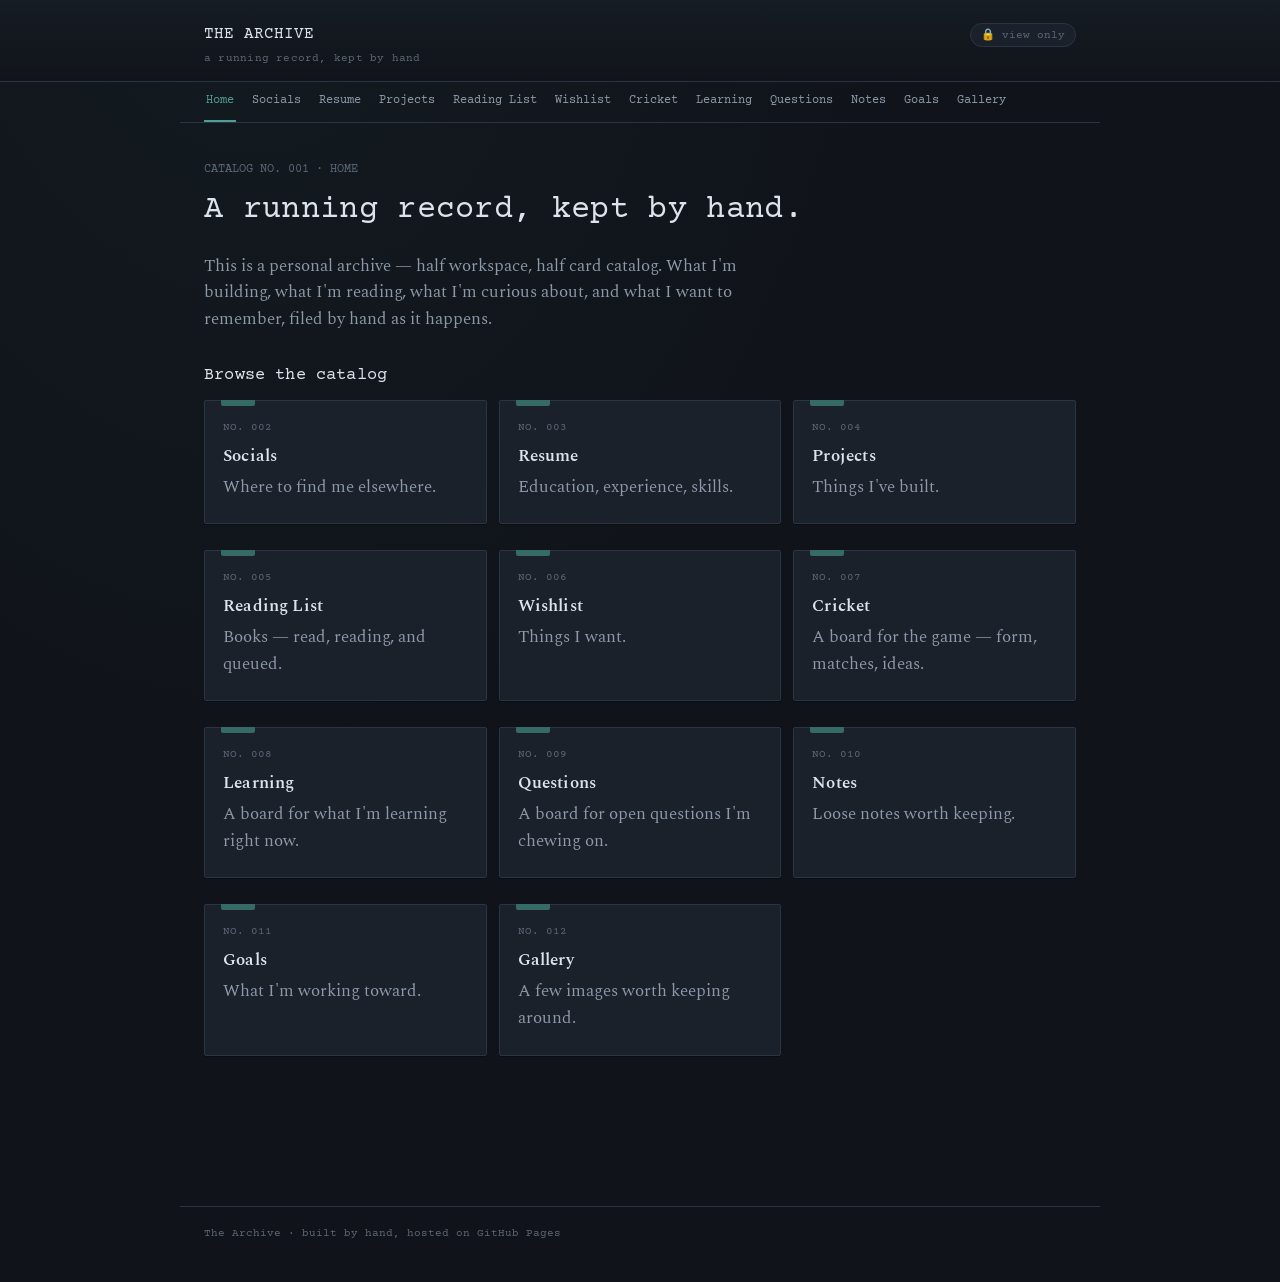
<file: index.html>
<!doctype html>
<html lang="en">
<head>
<meta charset="utf-8">
<meta name="viewport" content="width=device-width, initial-scale=1">
<title>The Archive</title>
<link rel="preconnect" href="https://fonts.googleapis.com">
<link href="https://fonts.googleapis.com/css2?family=Courier+Prime:wght@400;700&family=Spectral:ital,wght@0,400;0,500;0,600;1,400&display=swap" rel="stylesheet">
<link rel="stylesheet" href="css/theme.css">
</head>
<body>
<main class="shell">

  <section style="margin:38px 0 30px;">
    <div class="label">CATALOG NO. 001 &middot; HOME</div>
    <h1 style="font-size:2rem; margin-top:6px;">A running record, kept by hand.</h1>
    <p style="color:var(--ink-dim); font-size:1.05rem;">
      This is a personal archive — half workspace, half card catalog. What I'm building,
      what I'm reading, what I'm curious about, and what I want to remember, filed by
      hand as it happens.
    </p>
  </section>

  <section>
    <h2>Browse the catalog</h2>
    <div id="indexGrid" style="display:grid; grid-template-columns:repeat(auto-fill,minmax(210px,1fr)); gap:12px; margin-top:10px;"></div>
  </section>

</main>

<script src="js/app.js"></script>
<script src="js/github-cms.js"></script>
<script>
  renderShell("home");

  const blurbs = {
    socials:  "Where to find me elsewhere.",
    resume:   "Education, experience, skills.",
    projects: "Things I've built.",
    reading:  "Books — read, reading, and queued.",
    wishlist: "Things I want.",
    cricket:  "A board for the game — form, matches, ideas.",
    learning: "A board for what I'm learning right now.",
    questions:"A board for open questions I'm chewing on.",
    notes:    "Loose notes worth keeping.",
    goals:    "What I'm working toward.",
    gallery:  "A few images worth keeping around."
  };
  const grid = document.getElementById("indexGrid");
  SECTIONS.filter(s => s.id !== "home").forEach((s, i) => {
    const a = document.createElement("a");
    a.href = s.href;
    a.className = "card";
    a.style.display = "block";
    a.innerHTML = `<div class="card-meta">NO. ${String(i+2).padStart(3,"0")}</div>
      <h3 class="card-title">${s.label}</h3>
      <p>${blurbs[s.id] || ""}</p>`;
    grid.appendChild(a);
  });
</script>
<footer class="site-foot">The Archive &middot; built by hand, hosted on GitHub Pages</footer>
</body>
</html>
</file>
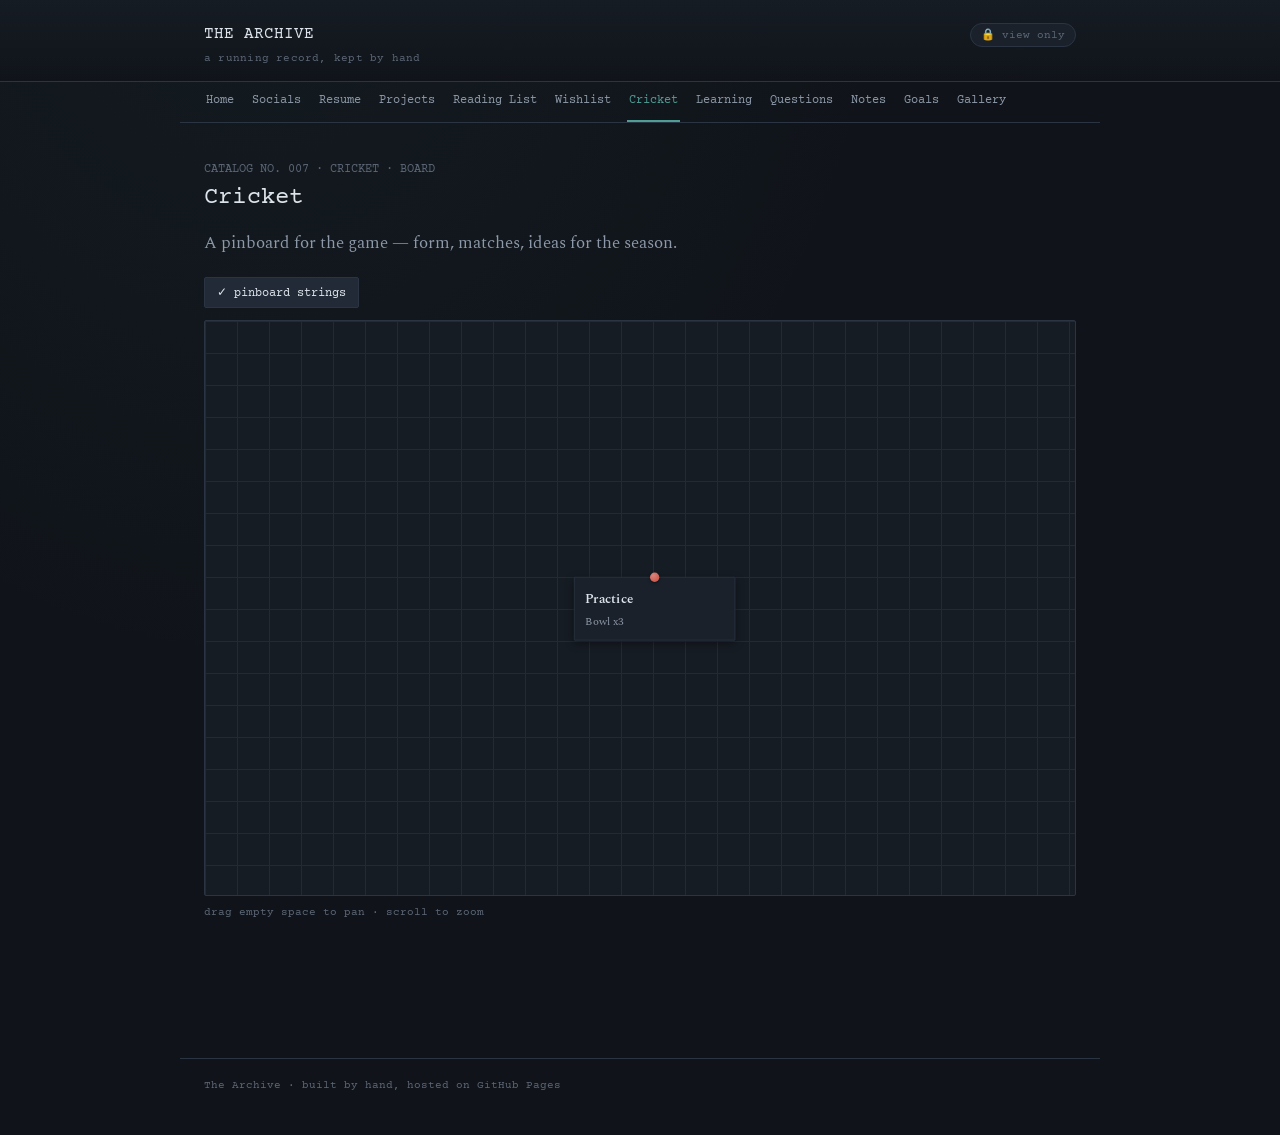
<file: cricket.html>
<!doctype html>
<html lang="en">
<head>
<meta charset="utf-8">
<meta name="viewport" content="width=device-width, initial-scale=1">
<title>Cricket &middot; The Archive</title>
<link rel="preconnect" href="https://fonts.googleapis.com">
<link href="https://fonts.googleapis.com/css2?family=Courier+Prime:wght@400;700&family=Spectral:ital,wght@0,400;0,500;0,600;1,400&display=swap" rel="stylesheet">
<link rel="stylesheet" href="css/theme.css">
<link rel="stylesheet" href="css/board.css">
</head>
<body>
<main class="shell">

  <section style="margin:38px 0 20px;">
    <div class="label">CATALOG NO. 007 &middot; CRICKET &middot; BOARD</div>
    <h1>Cricket</h1>
    <p style="color:var(--ink-dim);">A pinboard for the game — form, matches, ideas for the season.</p>
  </section>

  <div id="mount"></div>
</main>

<script src="js/app.js"></script>
<script src="js/github-cms.js"></script>
<script src="js/board.js"></script>
<script>
  renderShell("cricket");
  renderBoard({
    mount: document.getElementById("mount"),
    dataPath: "data/cricket-board.json",
    itemLabel: "pin",
    emptyText: "Board is empty."
  });
</script>
<footer class="site-foot">The Archive &middot; built by hand, hosted on GitHub Pages</footer>
</body>
</html>
</file>
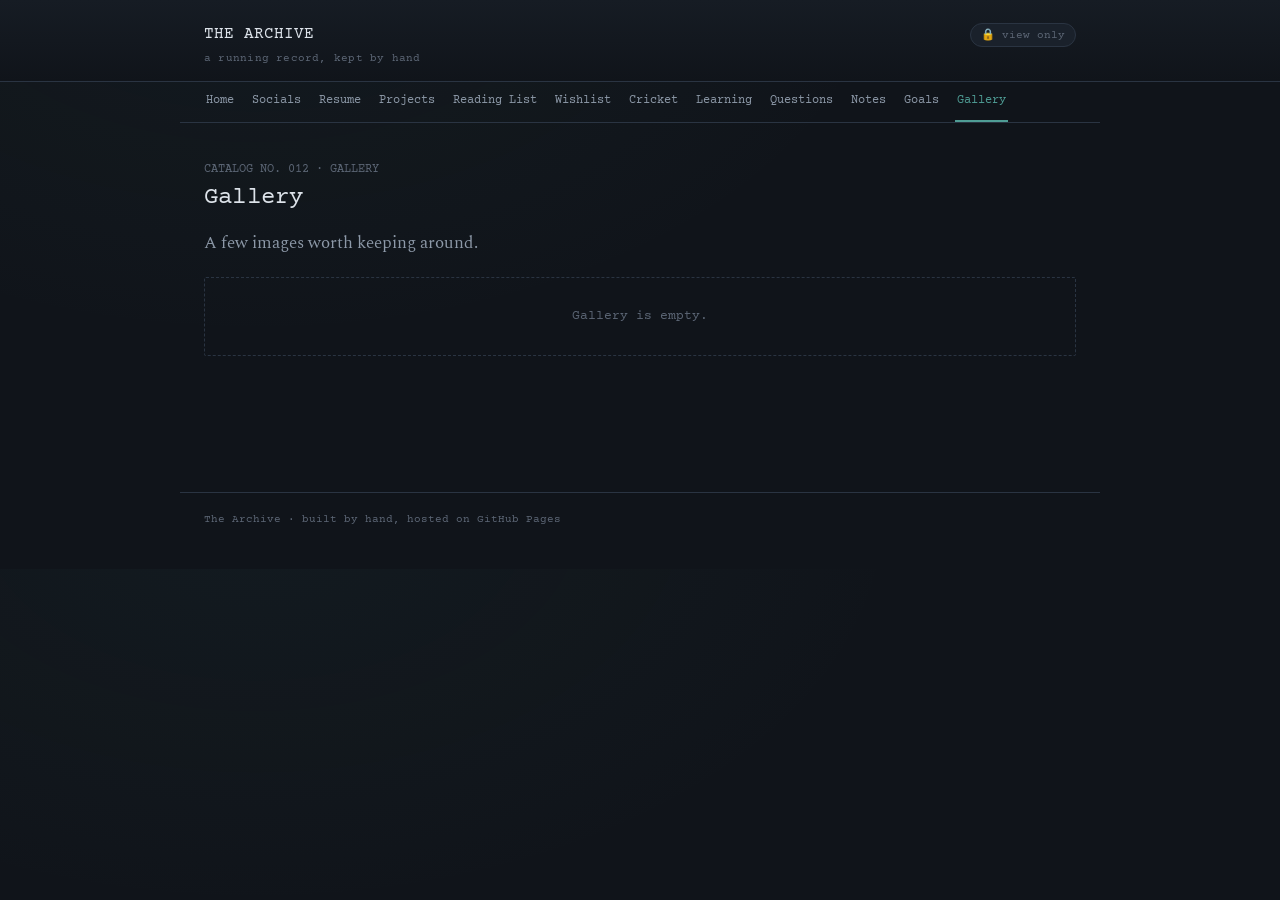
<file: gallery.html>
<!doctype html>
<html lang="en">
<head>
<meta charset="utf-8">
<meta name="viewport" content="width=device-width, initial-scale=1">
<title>Gallery &middot; The Archive</title>
<link rel="preconnect" href="https://fonts.googleapis.com">
<link href="https://fonts.googleapis.com/css2?family=Courier+Prime:wght@400;700&family=Spectral:ital,wght@0,400;0,500;0,600;1,400&display=swap" rel="stylesheet">
<link rel="stylesheet" href="css/theme.css">
</head>
<body>
<main class="shell">

  <section style="margin:38px 0 20px;">
    <div class="label">CATALOG NO. 012 &middot; GALLERY</div>
    <h1>Gallery</h1>
    <p style="color:var(--ink-dim);">A few images worth keeping around.</p>
  </section>

  <div id="mount"></div>
</main>

<script src="js/app.js"></script>
<script src="js/github-cms.js"></script>
<script src="js/list-editor.js"></script>
<script>
  renderShell("gallery");
  renderListPage({
    mount: document.getElementById("mount"),
    dataPath: "data/gallery.json",
    itemLabel: "image",
    emptyText: "Gallery is empty.",
    tabClass: "",
    fields: [{"key": "imageUrl", "label": "Image URL", "type": "url", "role": "image"}, {"key": "title", "label": "Title", "type": "text", "role": "title", "required": true}, {"key": "date", "label": "Date", "type": "text", "role": "meta"}, {"key": "notes", "label": "Caption", "type": "textarea", "role": "body"}]
  });
</script>
<footer class="site-foot">The Archive &middot; built by hand, hosted on GitHub Pages</footer>
</body>
</html>
</file>
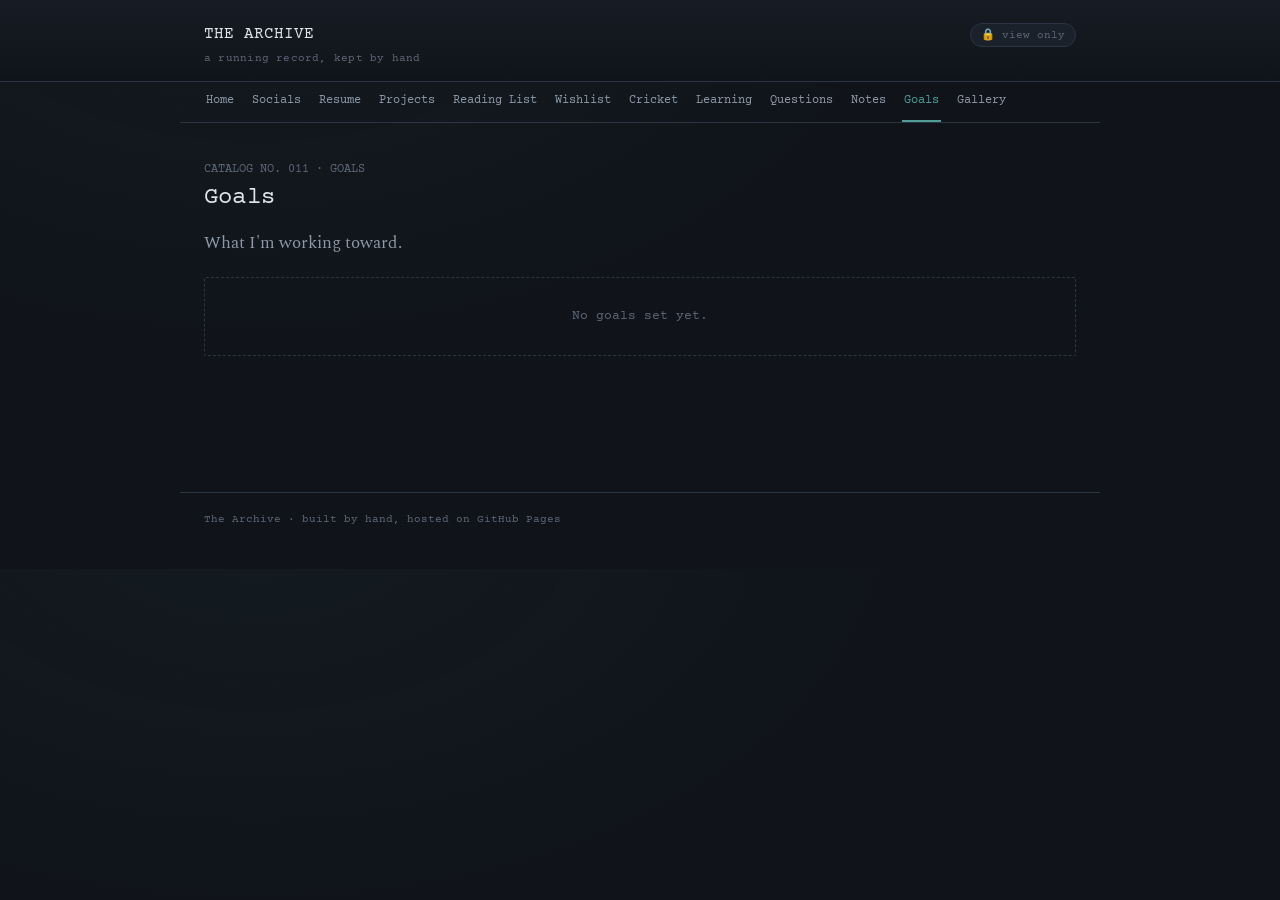
<file: goals.html>
<!doctype html>
<html lang="en">
<head>
<meta charset="utf-8">
<meta name="viewport" content="width=device-width, initial-scale=1">
<title>Goals &middot; The Archive</title>
<link rel="preconnect" href="https://fonts.googleapis.com">
<link href="https://fonts.googleapis.com/css2?family=Courier+Prime:wght@400;700&family=Spectral:ital,wght@0,400;0,500;0,600;1,400&display=swap" rel="stylesheet">
<link rel="stylesheet" href="css/theme.css">
</head>
<body>
<main class="shell">

  <section style="margin:38px 0 20px;">
    <div class="label">CATALOG NO. 011 &middot; GOALS</div>
    <h1>Goals</h1>
    <p style="color:var(--ink-dim);">What I'm working toward.</p>
  </section>

  <div id="mount"></div>
</main>

<script src="js/app.js"></script>
<script src="js/github-cms.js"></script>
<script src="js/list-editor.js"></script>
<script>
  renderShell("goals");
  renderListPage({
    mount: document.getElementById("mount"),
    dataPath: "data/goals.json",
    itemLabel: "goal",
    emptyText: "No goals set yet.",
    tabClass: "tab-red",
    fields: [{"key": "title", "label": "Title", "type": "text", "role": "title", "required": true}, {"key": "status", "label": "Status", "type": "select", "role": "meta", "options": ["not started", "in progress", "done"]}, {"key": "target", "label": "Target date", "type": "text", "role": "meta"}, {"key": "description", "label": "Description", "type": "textarea", "role": "body"}]
  });
</script>
<footer class="site-foot">The Archive &middot; built by hand, hosted on GitHub Pages</footer>
</body>
</html>
</file>
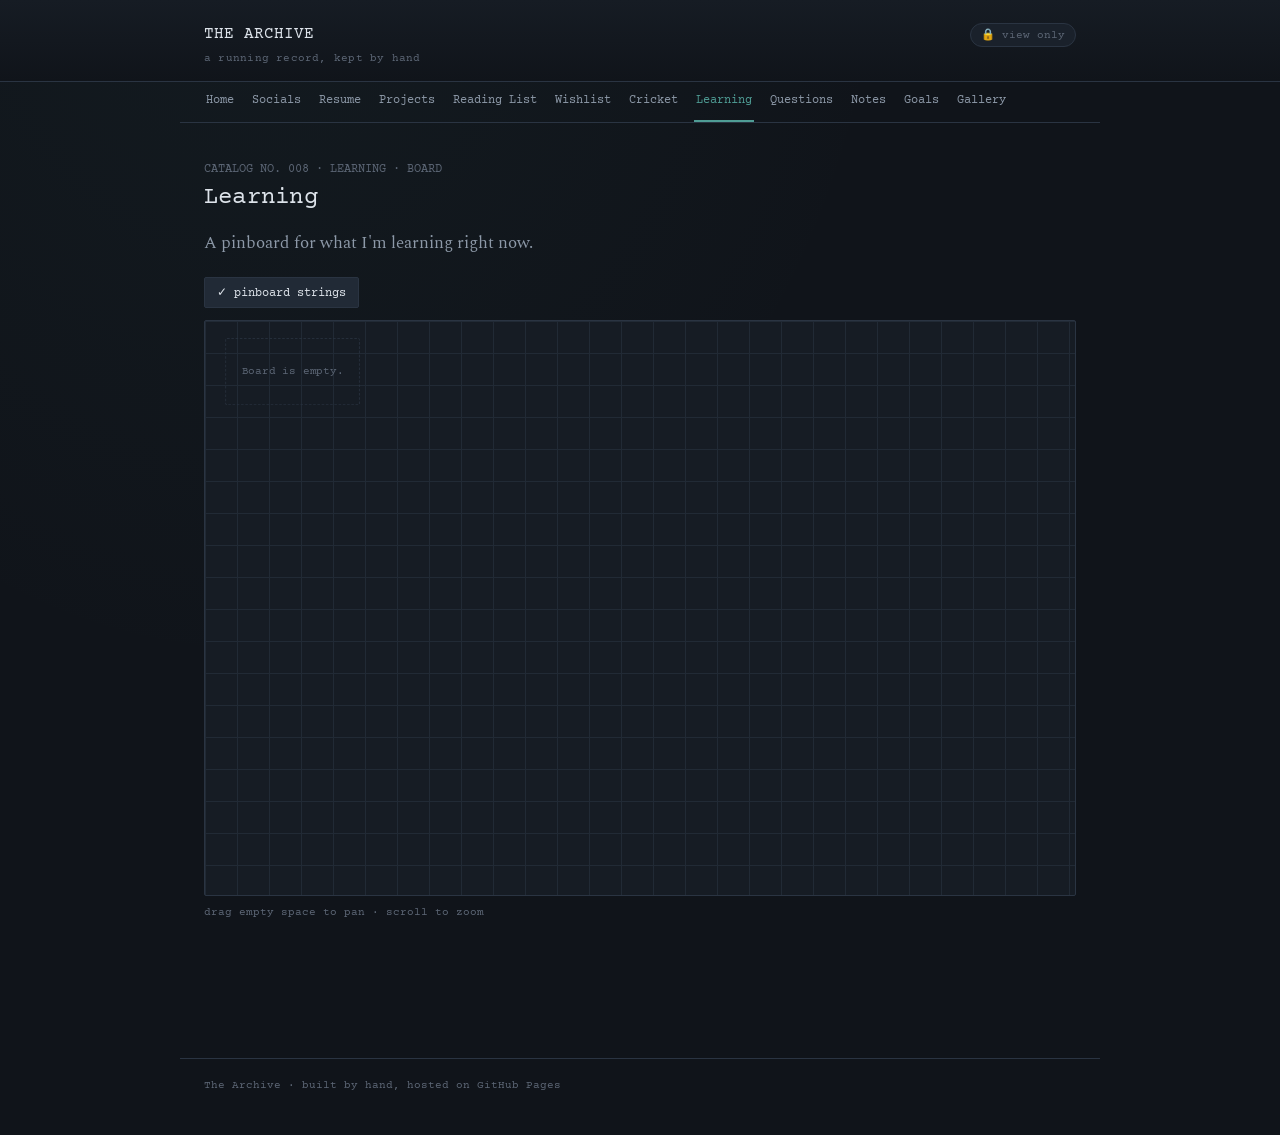
<file: learning.html>
<!doctype html>
<html lang="en">
<head>
<meta charset="utf-8">
<meta name="viewport" content="width=device-width, initial-scale=1">
<title>Learning &middot; The Archive</title>
<link rel="preconnect" href="https://fonts.googleapis.com">
<link href="https://fonts.googleapis.com/css2?family=Courier+Prime:wght@400;700&family=Spectral:ital,wght@0,400;0,500;0,600;1,400&display=swap" rel="stylesheet">
<link rel="stylesheet" href="css/theme.css">
<link rel="stylesheet" href="css/board.css">
</head>
<body>
<main class="shell">

  <section style="margin:38px 0 20px;">
    <div class="label">CATALOG NO. 008 &middot; LEARNING &middot; BOARD</div>
    <h1>Learning</h1>
    <p style="color:var(--ink-dim);">A pinboard for what I'm learning right now.</p>
  </section>

  <div id="mount"></div>
</main>

<script src="js/app.js"></script>
<script src="js/github-cms.js"></script>
<script src="js/board.js"></script>
<script>
  renderShell("learning");
  renderBoard({
    mount: document.getElementById("mount"),
    dataPath: "data/learning-board.json",
    itemLabel: "pin",
    emptyText: "Board is empty."
  });
</script>
<footer class="site-foot">The Archive &middot; built by hand, hosted on GitHub Pages</footer>
</body>
</html>
</file>
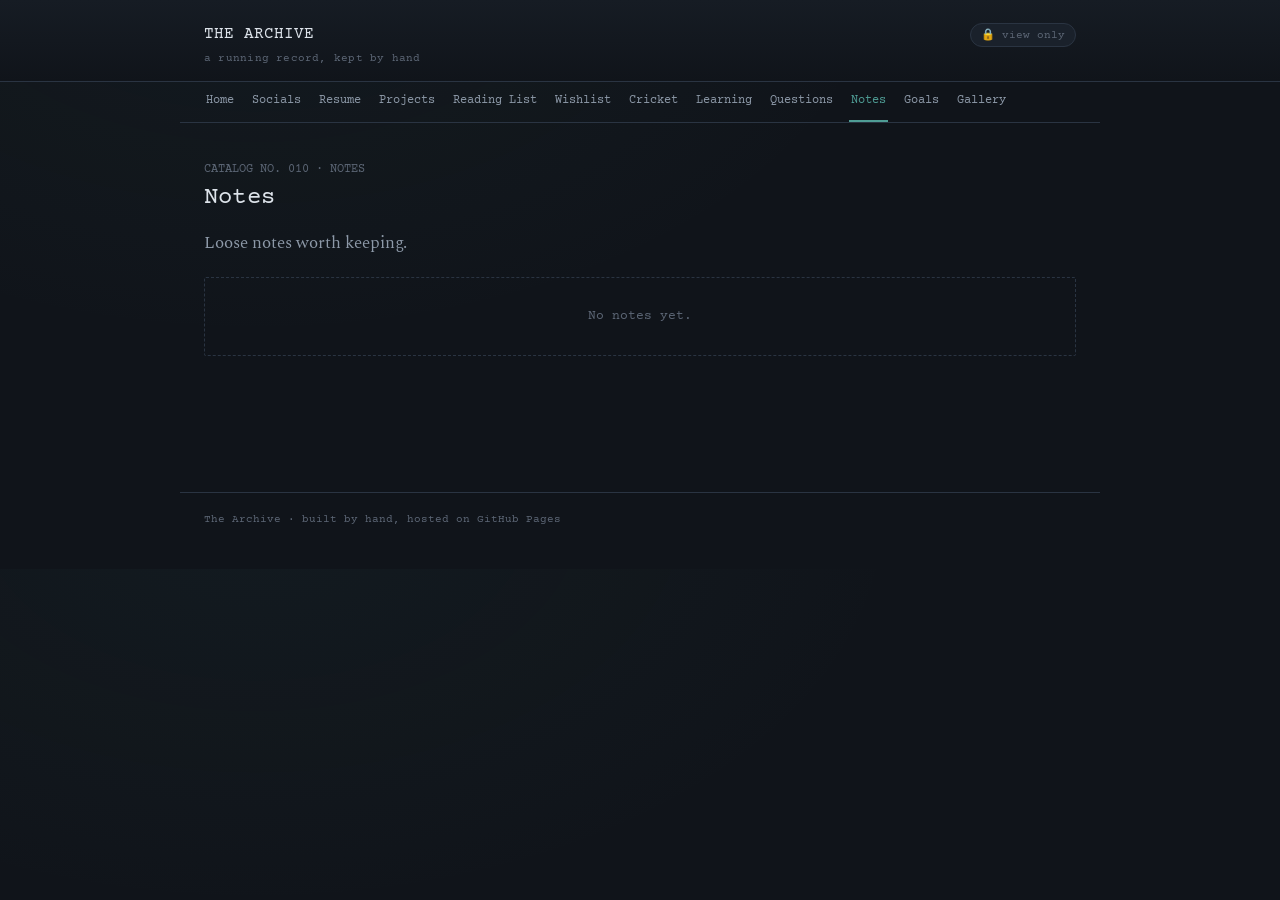
<file: notes.html>
<!doctype html>
<html lang="en">
<head>
<meta charset="utf-8">
<meta name="viewport" content="width=device-width, initial-scale=1">
<title>Notes &middot; The Archive</title>
<link rel="preconnect" href="https://fonts.googleapis.com">
<link href="https://fonts.googleapis.com/css2?family=Courier+Prime:wght@400;700&family=Spectral:ital,wght@0,400;0,500;0,600;1,400&display=swap" rel="stylesheet">
<link rel="stylesheet" href="css/theme.css">
</head>
<body>
<main class="shell">

  <section style="margin:38px 0 20px;">
    <div class="label">CATALOG NO. 010 &middot; NOTES</div>
    <h1>Notes</h1>
    <p style="color:var(--ink-dim);">Loose notes worth keeping.</p>
  </section>

  <div id="mount"></div>
</main>

<script src="js/app.js"></script>
<script src="js/github-cms.js"></script>
<script src="js/list-editor.js"></script>
<script>
  renderShell("notes");
  renderListPage({
    mount: document.getElementById("mount"),
    dataPath: "data/notes.json",
    itemLabel: "note",
    emptyText: "No notes yet.",
    tabClass: "tab-red",
    fields: [{"key": "title", "label": "Title", "type": "text", "role": "title", "required": true}, {"key": "date", "label": "Date", "type": "date", "role": "meta"}, {"key": "body", "label": "Note", "type": "textarea", "role": "body", "required": true}]
  });
</script>
<footer class="site-foot">The Archive &middot; built by hand, hosted on GitHub Pages</footer>
</body>
</html>
</file>
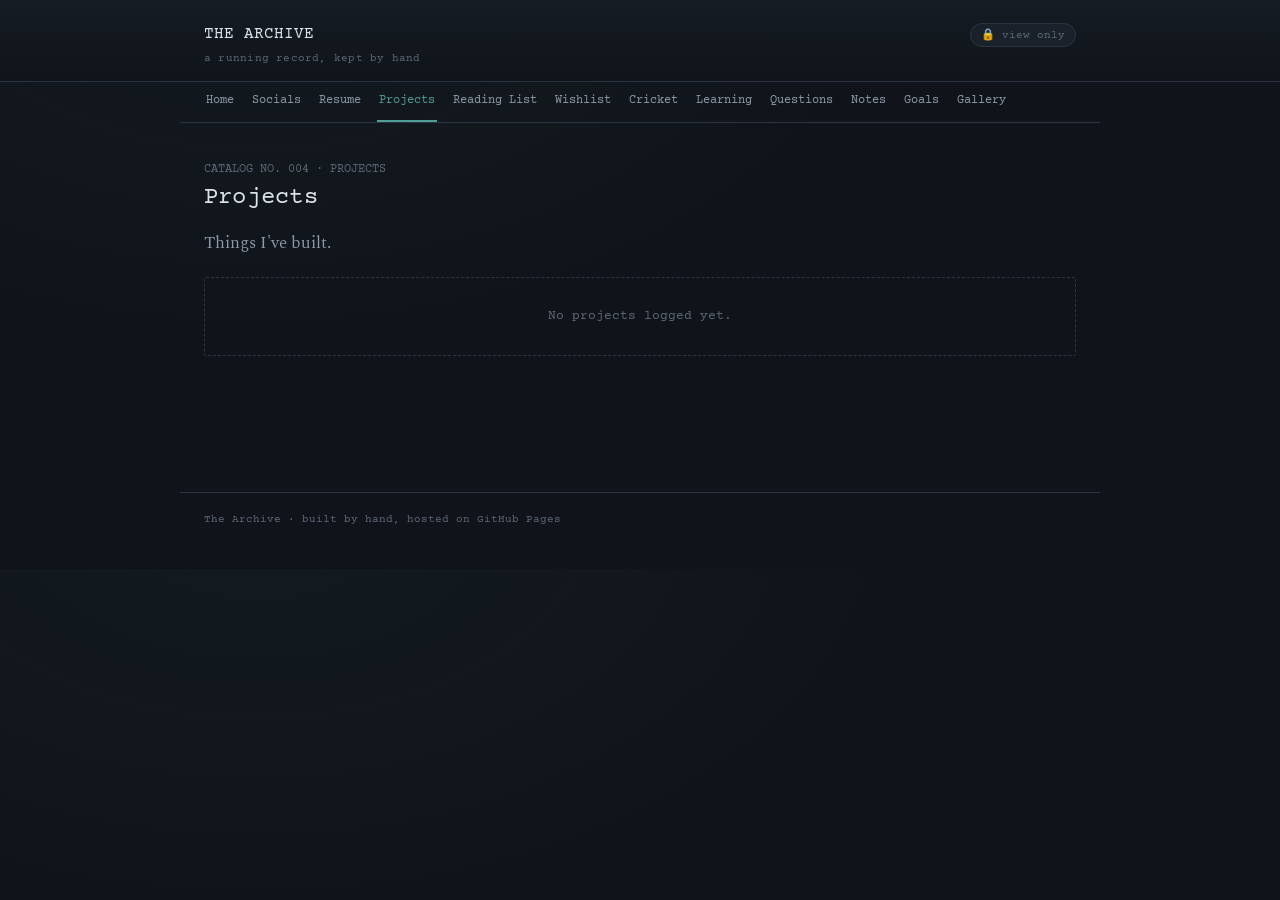
<file: projects.html>
<!doctype html>
<html lang="en">
<head>
<meta charset="utf-8">
<meta name="viewport" content="width=device-width, initial-scale=1">
<title>Projects &middot; The Archive</title>
<link rel="preconnect" href="https://fonts.googleapis.com">
<link href="https://fonts.googleapis.com/css2?family=Courier+Prime:wght@400;700&family=Spectral:ital,wght@0,400;0,500;0,600;1,400&display=swap" rel="stylesheet">
<link rel="stylesheet" href="css/theme.css">
</head>
<body>
<main class="shell">

  <section style="margin:38px 0 20px;">
    <div class="label">CATALOG NO. 004 &middot; PROJECTS</div>
    <h1>Projects</h1>
    <p style="color:var(--ink-dim);">Things I've built.</p>
  </section>

  <div id="mount"></div>
</main>

<script src="js/app.js"></script>
<script src="js/github-cms.js"></script>
<script src="js/list-editor.js"></script>
<script>
  renderShell("projects");
  renderListPage({
    mount: document.getElementById("mount"),
    dataPath: "data/projects.json",
    itemLabel: "project",
    emptyText: "No projects logged yet.",
    tabClass: "",
    fields: [{"key": "title", "label": "Title", "type": "text", "role": "title", "required": true}, {"key": "date", "label": "Date", "type": "text", "role": "meta"}, {"key": "description", "label": "Description", "type": "textarea", "role": "body"}, {"key": "tags", "label": "Tags (comma separated)", "type": "text", "role": "tags"}, {"key": "url", "label": "Link", "type": "url", "role": "link"}]
  });
</script>
<footer class="site-foot">The Archive &middot; built by hand, hosted on GitHub Pages</footer>
</body>
</html>
</file>
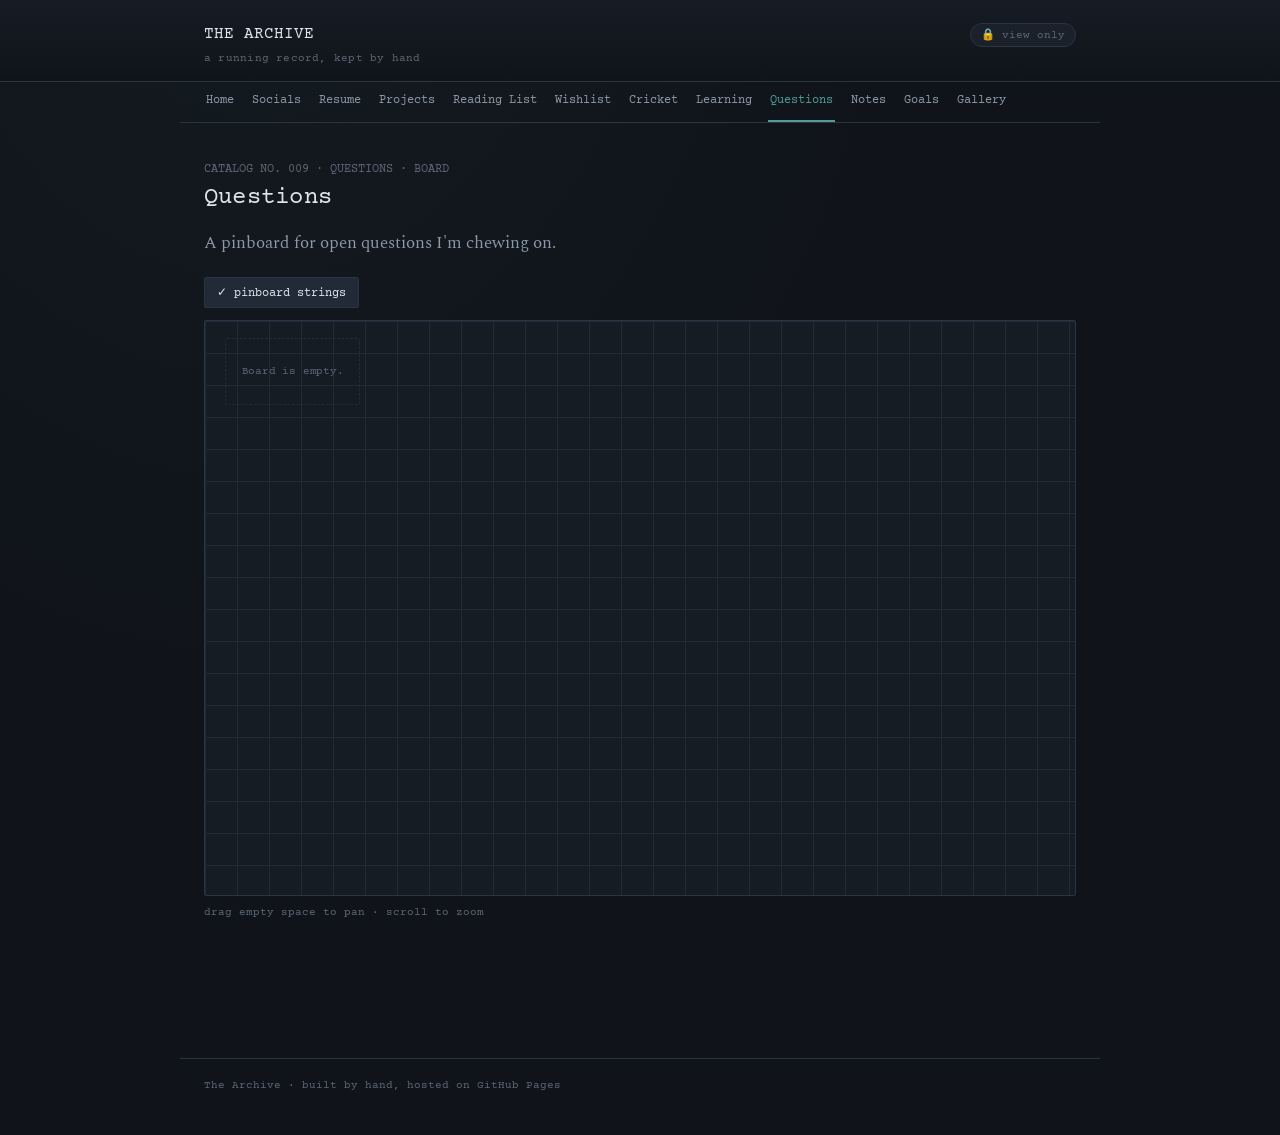
<file: questions.html>
<!doctype html>
<html lang="en">
<head>
<meta charset="utf-8">
<meta name="viewport" content="width=device-width, initial-scale=1">
<title>Questions &middot; The Archive</title>
<link rel="preconnect" href="https://fonts.googleapis.com">
<link href="https://fonts.googleapis.com/css2?family=Courier+Prime:wght@400;700&family=Spectral:ital,wght@0,400;0,500;0,600;1,400&display=swap" rel="stylesheet">
<link rel="stylesheet" href="css/theme.css">
<link rel="stylesheet" href="css/board.css">
</head>
<body>
<main class="shell">

  <section style="margin:38px 0 20px;">
    <div class="label">CATALOG NO. 009 &middot; QUESTIONS &middot; BOARD</div>
    <h1>Questions</h1>
    <p style="color:var(--ink-dim);">A pinboard for open questions I'm chewing on.</p>
  </section>

  <div id="mount"></div>
</main>

<script src="js/app.js"></script>
<script src="js/github-cms.js"></script>
<script src="js/board.js"></script>
<script>
  renderShell("questions");
  renderBoard({
    mount: document.getElementById("mount"),
    dataPath: "data/questions-board.json",
    itemLabel: "pin",
    emptyText: "Board is empty."
  });
</script>
<footer class="site-foot">The Archive &middot; built by hand, hosted on GitHub Pages</footer>
</body>
</html>
</file>
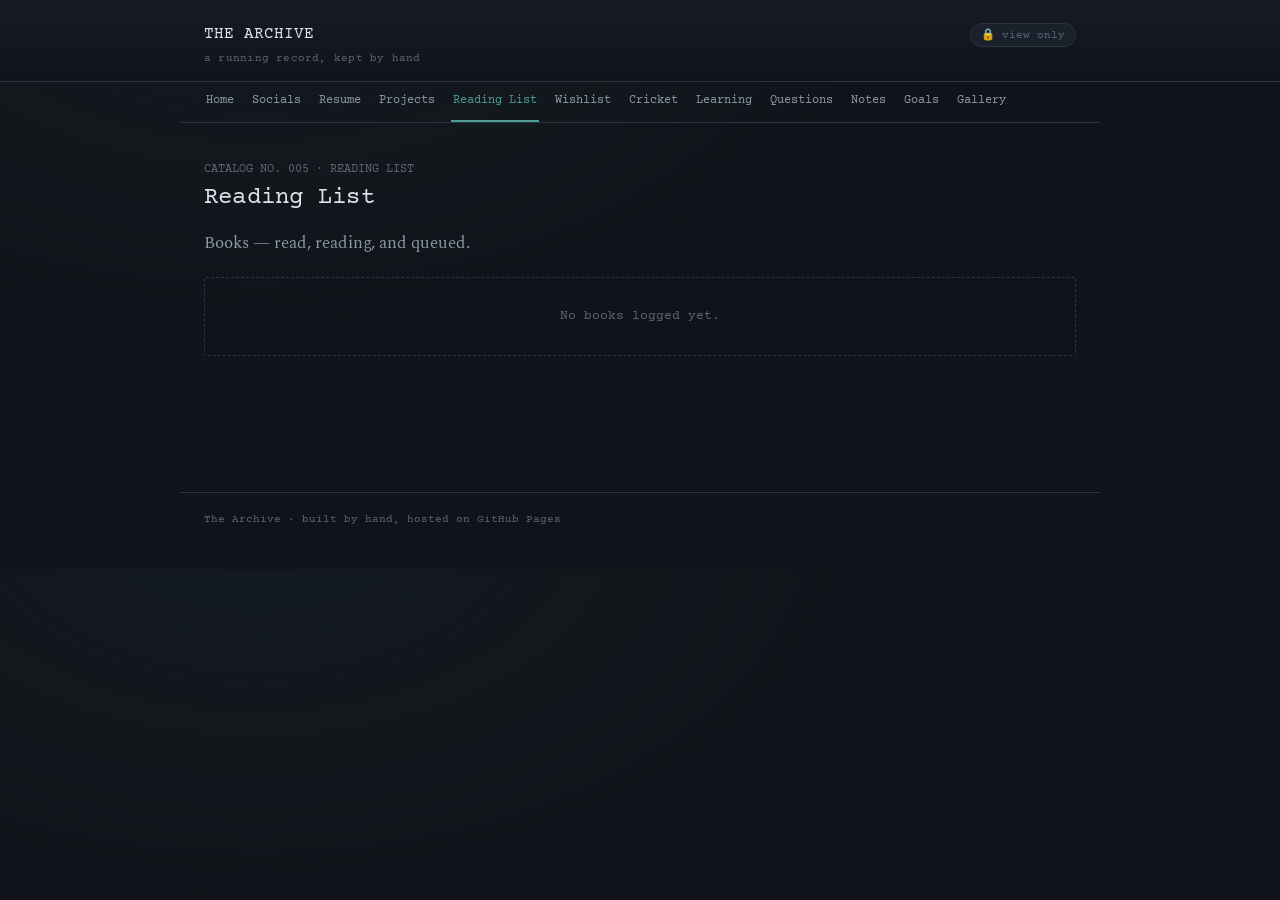
<file: reading-list.html>
<!doctype html>
<html lang="en">
<head>
<meta charset="utf-8">
<meta name="viewport" content="width=device-width, initial-scale=1">
<title>Reading List &middot; The Archive</title>
<link rel="preconnect" href="https://fonts.googleapis.com">
<link href="https://fonts.googleapis.com/css2?family=Courier+Prime:wght@400;700&family=Spectral:ital,wght@0,400;0,500;0,600;1,400&display=swap" rel="stylesheet">
<link rel="stylesheet" href="css/theme.css">
</head>
<body>
<main class="shell">

  <section style="margin:38px 0 20px;">
    <div class="label">CATALOG NO. 005 &middot; READING LIST</div>
    <h1>Reading List</h1>
    <p style="color:var(--ink-dim);">Books — read, reading, and queued.</p>
  </section>

  <div id="mount"></div>
</main>

<script src="js/app.js"></script>
<script src="js/github-cms.js"></script>
<script src="js/list-editor.js"></script>
<script>
  renderShell("reading");
  renderListPage({
    mount: document.getElementById("mount"),
    dataPath: "data/reading-list.json",
    itemLabel: "book",
    emptyText: "No books logged yet.",
    tabClass: "",
    fields: [{"key": "title", "label": "Title", "type": "text", "role": "title", "required": true}, {"key": "author", "label": "Author", "type": "text", "role": "meta"}, {"key": "status", "label": "Status", "type": "select", "role": "meta", "options": ["want to read", "reading", "finished"]}, {"key": "notes", "label": "Notes", "type": "textarea", "role": "body"}, {"key": "url", "label": "Link", "type": "url", "role": "link"}]
  });
</script>
<footer class="site-foot">The Archive &middot; built by hand, hosted on GitHub Pages</footer>
</body>
</html>
</file>
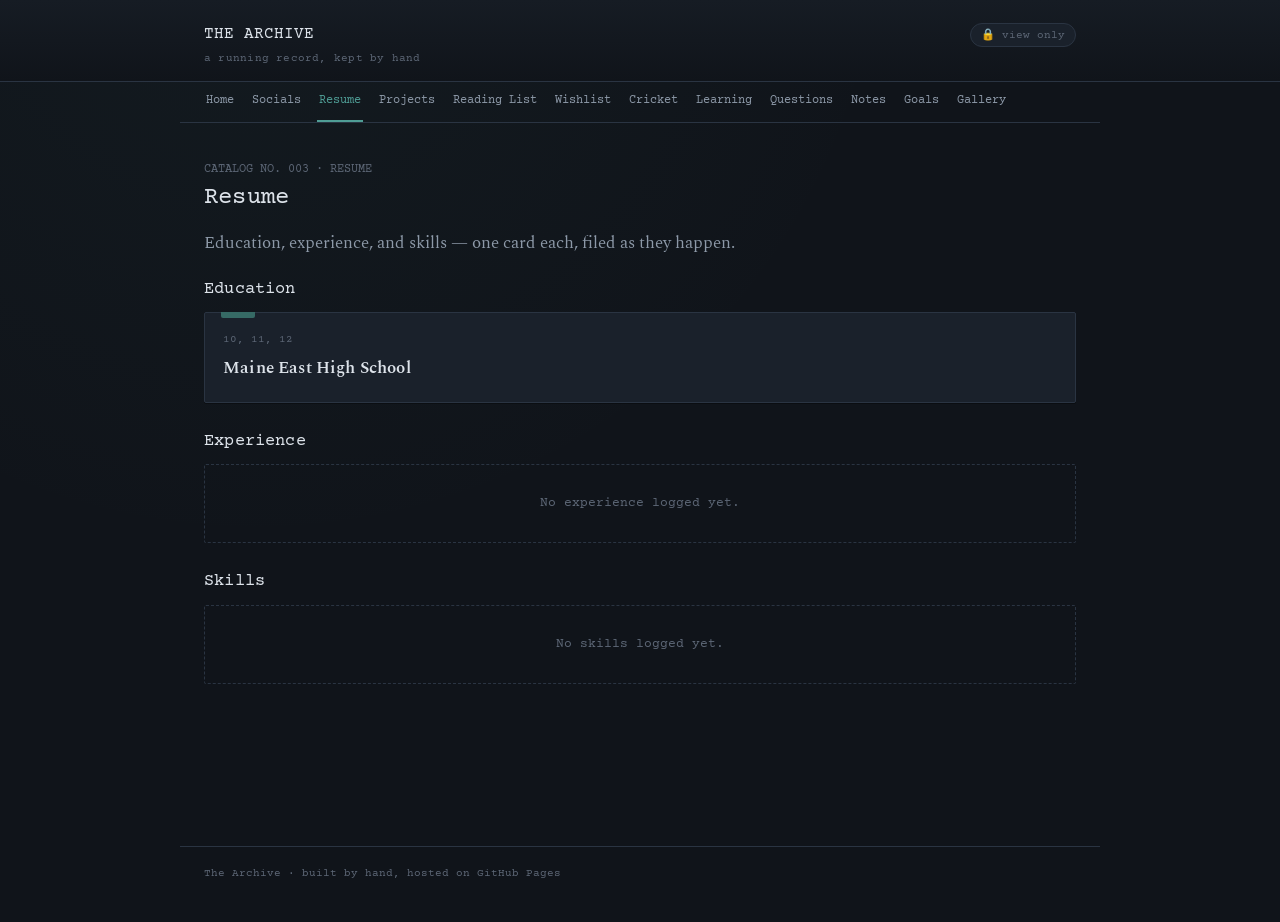
<file: resume.html>
<!doctype html>
<html lang="en">
<head>
<meta charset="utf-8">
<meta name="viewport" content="width=device-width, initial-scale=1">
<title>Resume &middot; The Archive</title>
<link rel="preconnect" href="https://fonts.googleapis.com">
<link href="https://fonts.googleapis.com/css2?family=Courier+Prime:wght@400;700&family=Spectral:ital,wght@0,400;0,500;0,600;1,400&display=swap" rel="stylesheet">
<link rel="stylesheet" href="css/theme.css">
</head>
<body>
<main class="shell">

  <section style="margin:38px 0 20px;">
    <div class="label">CATALOG NO. 003 &middot; RESUME</div>
    <h1>Resume</h1>
    <p style="color:var(--ink-dim);">Education, experience, and skills — one card each, filed as they happen.</p>
  </section>

  <section style="margin-bottom:26px;">
    <h2>Education</h2>
    <div id="eduMount"></div>
  </section>

  <section style="margin-bottom:26px;">
    <h2>Experience</h2>
    <div id="expMount"></div>
  </section>

  <section style="margin-bottom:26px;">
    <h2>Skills</h2>
    <div id="skillMount"></div>
  </section>

</main>

<script src="js/app.js"></script>
<script src="js/github-cms.js"></script>
<script src="js/list-editor.js"></script>
<script>
  renderShell("resume");

  renderListPage({
    mount: document.getElementById("eduMount"),
    dataPath: "data/resume-education.json",
    itemLabel: "entry",
    emptyText: "No education logged yet.",
    fields: [
      { key:"school", label:"School", type:"text", role:"title", required:true },
      { key:"years",  label:"Years",  type:"text", role:"meta" },
      { key:"details",label:"Details",type:"textarea", role:"body" },
    ]
  });

  renderListPage({
    mount: document.getElementById("expMount"),
    dataPath: "data/resume-experience.json",
    itemLabel: "entry",
    emptyText: "No experience logged yet.",
    fields: [
      { key:"role",   label:"Role",   type:"text", role:"title", required:true },
      { key:"org",    label:"Organization", type:"text", role:"meta" },
      { key:"years",  label:"Years",  type:"text", role:"meta" },
      { key:"details",label:"Details",type:"textarea", role:"body" },
    ]
  });

  renderListPage({
    mount: document.getElementById("skillMount"),
    dataPath: "data/resume-skills.json",
    itemLabel: "skill",
    emptyText: "No skills logged yet.",
    fields: [
      { key:"name",  label:"Skill", type:"text", role:"title", required:true },
      { key:"level", label:"Level (optional)", type:"text", role:"meta" },
    ]
  });
</script>
<footer class="site-foot">The Archive &middot; built by hand, hosted on GitHub Pages</footer>
</body>
</html>
</file>
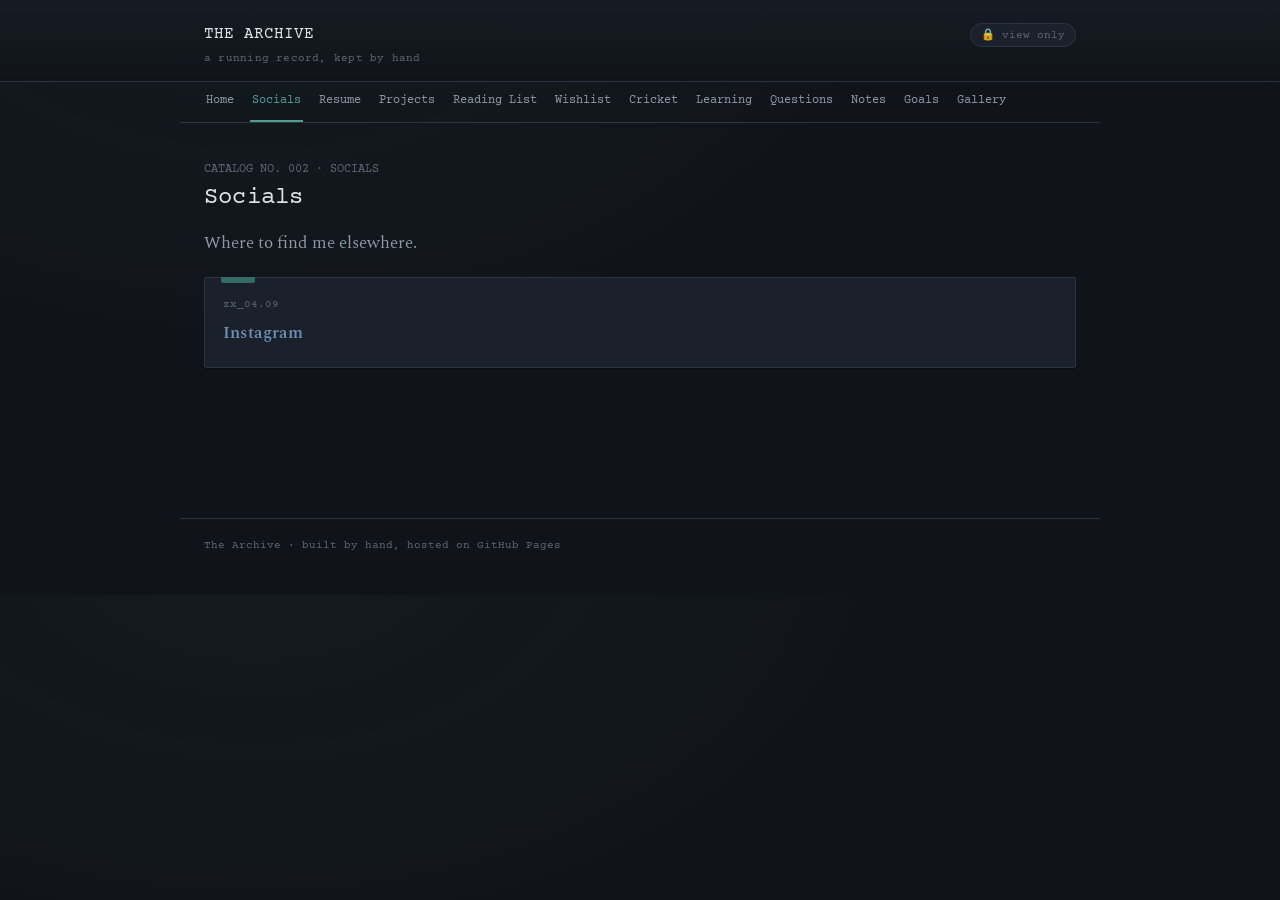
<file: socials.html>
<!doctype html>
<html lang="en">
<head>
<meta charset="utf-8">
<meta name="viewport" content="width=device-width, initial-scale=1">
<title>Socials &middot; The Archive</title>
<link rel="preconnect" href="https://fonts.googleapis.com">
<link href="https://fonts.googleapis.com/css2?family=Courier+Prime:wght@400;700&family=Spectral:ital,wght@0,400;0,500;0,600;1,400&display=swap" rel="stylesheet">
<link rel="stylesheet" href="css/theme.css">
</head>
<body>
<main class="shell">

  <section style="margin:38px 0 20px;">
    <div class="label">CATALOG NO. 002 &middot; SOCIALS</div>
    <h1>Socials</h1>
    <p style="color:var(--ink-dim);">Where to find me elsewhere.</p>
  </section>

  <div id="mount"></div>
</main>

<script src="js/app.js"></script>
<script src="js/github-cms.js"></script>
<script src="js/list-editor.js"></script>
<script>
  renderShell("socials");
  renderListPage({
    mount: document.getElementById("mount"),
    dataPath: "data/socials.json",
    itemLabel: "link",
    emptyText: "No socials linked yet.",
    tabClass: "",
    fields: [{"key": "platform", "label": "Platform", "type": "text", "role": "title", "required": true}, {"key": "handle", "label": "Handle", "type": "text", "role": "meta"}, {"key": "url", "label": "Link", "type": "url", "role": "link", "required": true}]
  });
</script>
<footer class="site-foot">The Archive &middot; built by hand, hosted on GitHub Pages</footer>
</body>
</html>
</file>
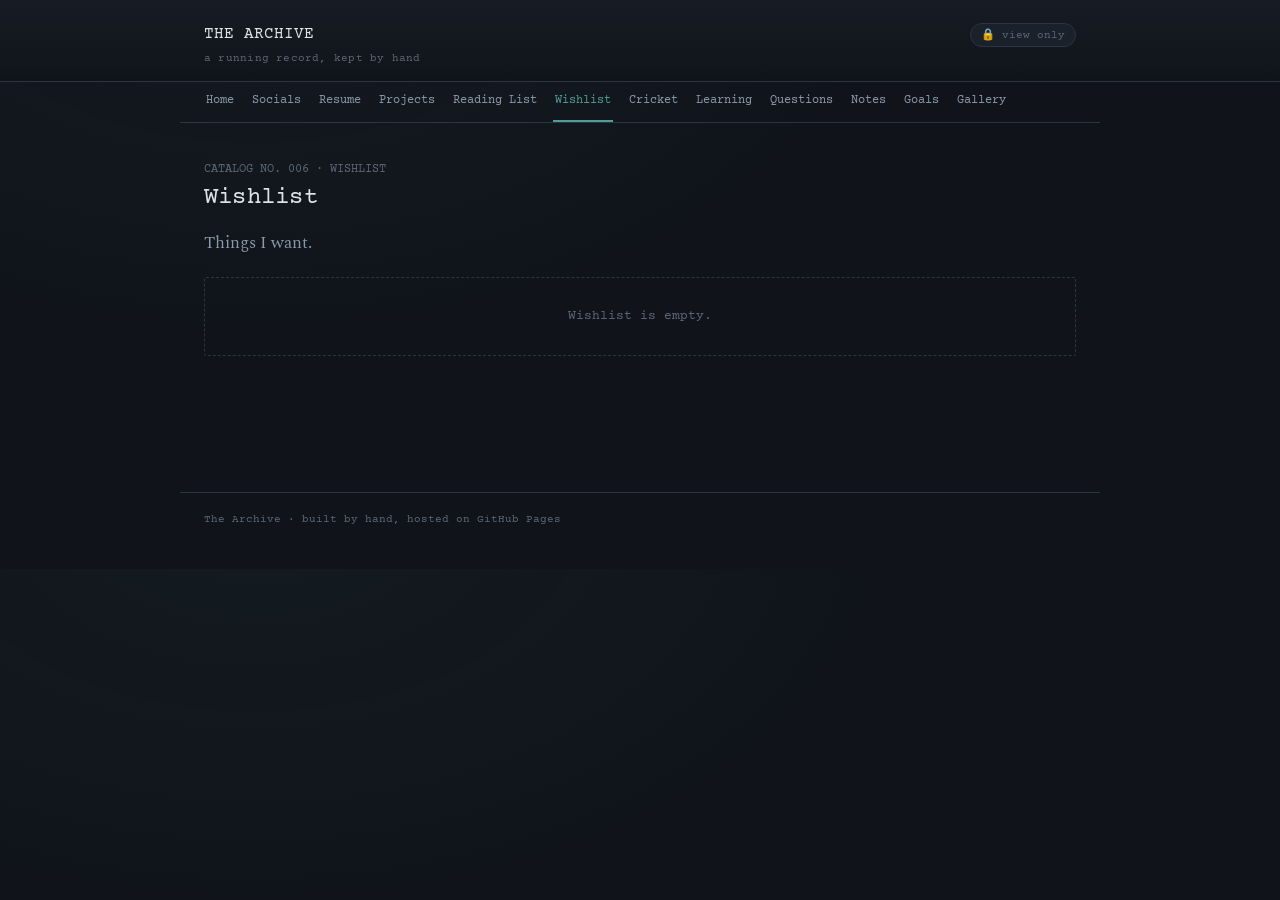
<file: wishlist.html>
<!doctype html>
<html lang="en">
<head>
<meta charset="utf-8">
<meta name="viewport" content="width=device-width, initial-scale=1">
<title>Wishlist &middot; The Archive</title>
<link rel="preconnect" href="https://fonts.googleapis.com">
<link href="https://fonts.googleapis.com/css2?family=Courier+Prime:wght@400;700&family=Spectral:ital,wght@0,400;0,500;0,600;1,400&display=swap" rel="stylesheet">
<link rel="stylesheet" href="css/theme.css">
</head>
<body>
<main class="shell">

  <section style="margin:38px 0 20px;">
    <div class="label">CATALOG NO. 006 &middot; WISHLIST</div>
    <h1>Wishlist</h1>
    <p style="color:var(--ink-dim);">Things I want.</p>
  </section>

  <div id="mount"></div>
</main>

<script src="js/app.js"></script>
<script src="js/github-cms.js"></script>
<script src="js/list-editor.js"></script>
<script>
  renderShell("wishlist");
  renderListPage({
    mount: document.getElementById("mount"),
    dataPath: "data/wishlist.json",
    itemLabel: "item",
    emptyText: "Wishlist is empty.",
    tabClass: "",
    fields: [{"key": "title", "label": "Title", "type": "text", "role": "title", "required": true}, {"key": "priority", "label": "Priority", "type": "select", "role": "meta", "options": ["low", "medium", "high"]}, {"key": "notes", "label": "Notes", "type": "textarea", "role": "body"}, {"key": "url", "label": "Link", "type": "url", "role": "link"}]
  });
</script>
<footer class="site-foot">The Archive &middot; built by hand, hosted on GitHub Pages</footer>
</body>
</html>
</file>
<file: css/theme.css>
/* ============================================================
   THEME — Archive / Card Catalog, dark cool palette
   ============================================================ */

:root{
  /* -- color: deep cool slate, not neutral black -- */
  --bg:          #10141a;
  --bg-raised:   #161c24;
  --panel:       #1a212b;
  --panel-hi:    #212a36;
  --line:        #2a3442;
  --line-soft:   #212a35;

  --ink:         #dde3ea;
  --ink-dim:     #8d99a8;
  --ink-faint:   #5c6675;

  --teal:        #4f9d95;
  --teal-dim:    #366a65;
  --steel:       #6c8fb5;

  --string-red:  #a8392f;
  --string-red-hi: #c94a3d;

  --paper-shadow: rgba(0,0,0,.35);

  --serif: "Spectral", "Iowan Old Style", "Palatino Linotype", Georgia, serif;
  --type:  "Courier Prime", "Courier New", monospace;

  --ease: cubic-bezier(.3,0,.2,1);
  --fast: 110ms;
  --med:  180ms;
}

*{ box-sizing:border-box; }
html{ scroll-behavior:auto; }

body{
  margin:0;
  background:
    radial-gradient(ellipse at 20% -10%, rgba(79,157,149,.05), transparent 45%),
    var(--bg);
  color:var(--ink);
  font-family:var(--serif);
  font-size:17px;
  line-height:1.6;
  -webkit-font-smoothing:antialiased;
}

::selection{ background:var(--teal-dim); color:#eef4f3; }

a{ color:var(--steel); text-decoration:none; border-bottom:1px solid transparent; transition:border-color var(--fast) var(--ease); }
a:hover{ border-bottom-color:var(--steel); }
a:focus-visible, button:focus-visible, input:focus-visible, textarea:focus-visible, select:focus-visible{
  outline:2px solid var(--teal); outline-offset:2px;
}

h1,h2,h3{ font-family:var(--type); font-weight:400; letter-spacing:.01em; color:var(--ink); margin:0 0 .5em; }
h1{ font-size:1.5rem; }
h2{ font-size:1.05rem; }
h3{ font-size:.92rem; color:var(--ink-dim); }

p{ margin:0 0 1em; max-width:64ch; }

.label{ font-family:var(--type); font-size:.72rem; color:var(--ink-faint); }

/* ---------- shell ---------- */
.shell{ max-width:920px; margin:0 auto; padding:0 24px 96px; }

header.site-head{
  border-bottom:1px solid var(--line);
  background:linear-gradient(180deg, var(--bg-raised), var(--bg));
}
.head-inner{
  max-width:920px; margin:0 auto; padding:22px 24px 14px;
  display:flex; align-items:baseline; justify-content:space-between; gap:16px; flex-wrap:wrap;
}
.wordmark{ font-family:var(--type); font-size:1rem; color:var(--ink); }
.wordmark small{ display:block; font-size:.68rem; color:var(--ink-faint); margin-top:2px; letter-spacing:.02em; }

nav.catalog-nav{
  max-width:920px; margin:0 auto; padding:0 24px;
  display:flex; flex-wrap:wrap; gap:2px 14px;
  border-bottom:1px solid var(--line);
}
nav.catalog-nav a{
  font-family:var(--type); font-size:.78rem; color:var(--ink-dim);
  padding:9px 2px; border-bottom:2px solid transparent;
}
nav.catalog-nav a:hover{ color:var(--ink); border-bottom-color:var(--line); }
nav.catalog-nav a[aria-current="page"]{ color:var(--teal); border-bottom-color:var(--teal); }

/* ---------- index card (the core content unit) ---------- */
.card{
  position:relative;
  background:var(--panel);
  border:1px solid var(--line);
  border-radius:2px;
  padding:18px 18px 16px;
  margin-bottom:14px;
  box-shadow:0 1px 0 var(--paper-shadow);
}
.card::before{
  /* card-catalog guide tab */
  content:"";
  position:absolute; top:-1px; left:16px;
  width:34px; height:6px;
  background:var(--teal-dim);
  border-radius:0 0 2px 2px;
}
.card.tab-red::before{ background:var(--string-red); }
.card .card-meta{ font-family:var(--type); font-size:.7rem; color:var(--ink-faint); margin-bottom:6px; }
.card h3.card-title{ font-family:var(--serif); font-size:1.05rem; color:var(--ink); margin:0 0 4px; font-weight:600; }
.card p{ color:var(--ink-dim); margin-bottom:6px; }
.card .tags{ display:flex; gap:6px; flex-wrap:wrap; margin-top:8px; }
.card .tag{ font-family:var(--type); font-size:.66rem; color:var(--teal); border:1px solid var(--teal-dim); padding:2px 6px; border-radius:2px; }

.empty-state{
  border:1px dashed var(--line); border-radius:2px; padding:28px 18px;
  color:var(--ink-faint); font-family:var(--type); font-size:.82rem; text-align:center;
}

/* ---------- buttons / forms ---------- */
button{ font-family:var(--type); cursor:pointer; }
.btn{
  font-size:.76rem; color:var(--ink); background:var(--panel-hi);
  border:1px solid var(--line); border-radius:2px; padding:7px 12px;
  transition:transform var(--fast) var(--ease), background var(--fast) var(--ease);
}
.btn:hover{ background:#252f3c; }
.btn:active{ transform:translateY(1px); }
.btn.primary{ color:#eaf6f4; background:var(--teal-dim); border-color:var(--teal); }
.btn.primary:hover{ background:var(--teal); }
.btn.danger{ color:#f4d9d6; border-color:var(--string-red); }
.btn.danger:hover{ background:var(--string-red); color:#fff; }
.btn.ghost{ background:transparent; }
.btn[disabled]{ opacity:.4; cursor:not-allowed; }

.field{ margin-bottom:12px; }
.field label{ display:block; font-family:var(--type); font-size:.7rem; color:var(--ink-faint); margin-bottom:4px; }
.field input, .field textarea, .field select{
  width:100%; background:var(--bg-raised); border:1px solid var(--line); border-radius:2px;
  color:var(--ink); font-family:var(--serif); font-size:.92rem; padding:8px 10px;
}
.field textarea{ min-height:80px; resize:vertical; }

.row{ display:flex; gap:10px; flex-wrap:wrap; }
.row > *{ flex:1; min-width:140px; }

.modal-backdrop{
  position:fixed; inset:0; background:rgba(6,9,13,.72);
  display:flex; align-items:flex-start; justify-content:center; padding:8vh 16px;
  z-index:50;
}
.modal{
  background:var(--panel); border:1px solid var(--line); border-radius:3px;
  padding:20px; width:100%; max-width:460px;
  box-shadow:0 12px 40px rgba(0,0,0,.5);
}
.modal-actions{ display:flex; justify-content:flex-end; gap:8px; margin-top:16px; }

/* ---------- toast ---------- */
#toast{
  position:fixed; left:50%; bottom:24px; transform:translate(-50%,8px);
  background:var(--panel-hi); border:1px solid var(--line); color:var(--ink);
  font-family:var(--type); font-size:.78rem; padding:9px 16px; border-radius:2px;
  opacity:0; pointer-events:none; transition:opacity var(--med) var(--ease), transform var(--med) var(--ease);
  z-index:100; max-width:80vw;
}
#toast.show{ opacity:1; transform:translate(-50%,0); }

/* ---------- edit mode affordances ---------- */
.edit-toolbar{ display:flex; gap:8px; align-items:center; margin:14px 0 18px; }
.edit-only{ display:none; }
body.edit-mode .edit-only{ display:flex; }
body.edit-mode .edit-only.block{ display:block; }
.item-controls{ position:absolute; top:8px; right:8px; display:none; gap:4px; }
body.edit-mode .card:hover .item-controls{ display:flex; }
.icon-btn{
  background:var(--bg-raised); border:1px solid var(--line); color:var(--ink-dim);
  font-size:.68rem; padding:3px 6px; border-radius:2px;
}
.icon-btn:hover{ color:var(--ink); }

.lock-pill{
  font-family:var(--type); font-size:.7rem; color:var(--ink-faint);
  border:1px solid var(--line); border-radius:20px; padding:4px 10px;
  background:var(--panel);
}
body.edit-mode .lock-pill{ color:var(--teal); border-color:var(--teal-dim); }

footer.site-foot{
  max-width:920px; margin:40px auto 0; padding:18px 24px 40px;
  color:var(--ink-faint); font-family:var(--type); font-size:.7rem;
  border-top:1px solid var(--line);
}

@media (max-width:640px){
  .shell{ padding:0 16px 72px; }
  nav.catalog-nav{ padding:0 16px; }
  .head-inner{ padding:18px 16px 12px; }
}

@media (prefers-reduced-motion: reduce){
  *{ transition-duration:0.001ms !important; animation-duration:0.001ms !important; }
}
</file>
<file: css/board.css>
.board-toolbar{ display:flex; gap:8px; align-items:center; flex-wrap:wrap; margin-bottom:12px; }
.board-toolbar .spacer{ flex:1; }

.board-viewport{
  position:relative; width:100%; height:64vh; min-height:420px;
  border:1px solid var(--line); border-radius:2px; overflow:hidden;
  background:
    linear-gradient(var(--line-soft) 1px, transparent 1px) 0 0/32px 32px,
    linear-gradient(90deg, var(--line-soft) 1px, transparent 1px) 0 0/32px 32px,
    var(--bg-raised);
  cursor:grab;
  touch-action:none;
}
.board-viewport.panning{ cursor:grabbing; }
.board-viewport.connect-mode{ cursor:crosshair; }

.board-surface{
  position:absolute; left:0; top:0;
  width:2400px; height:1600px;
  transform-origin:0 0;
}

.board-strings{ position:absolute; left:0; top:0; overflow:visible; pointer-events:none; }
.board-strings path{ fill:none; stroke:var(--string-red); stroke-width:1.6; opacity:.82; }

.pin{
  position:absolute; width:190px;
  background:var(--panel); border:1px solid var(--line); border-radius:1px;
  padding:12px 12px 10px; box-shadow:0 3px 10px rgba(0,0,0,.4);
  user-select:none; cursor:default;
}
body.edit-mode .pin{ cursor:grab; }
.pin::before{
  content:""; position:absolute; top:-6px; left:50%; transform:translateX(-50%);
  width:11px; height:11px; border-radius:50%;
  background:radial-gradient(circle at 35% 30%, #d9857c, var(--string-red-hi));
  box-shadow:0 1px 3px rgba(0,0,0,.5);
}
.pin.selected{ outline:2px solid var(--teal); outline-offset:2px; }
.pin h4{ font-family:var(--serif); font-size:.94rem; margin:2px 0 4px; color:var(--ink); font-weight:600; }
.pin p{ font-size:.82rem; color:var(--ink-dim); margin:0; max-width:none; }
.pin .pin-controls{ position:absolute; top:6px; right:6px; display:none; gap:3px; }
body.edit-mode .pin:hover .pin-controls{ display:flex; }

.board-hint{ font-family:var(--type); font-size:.7rem; color:var(--ink-faint); margin-top:8px; }
</file>
